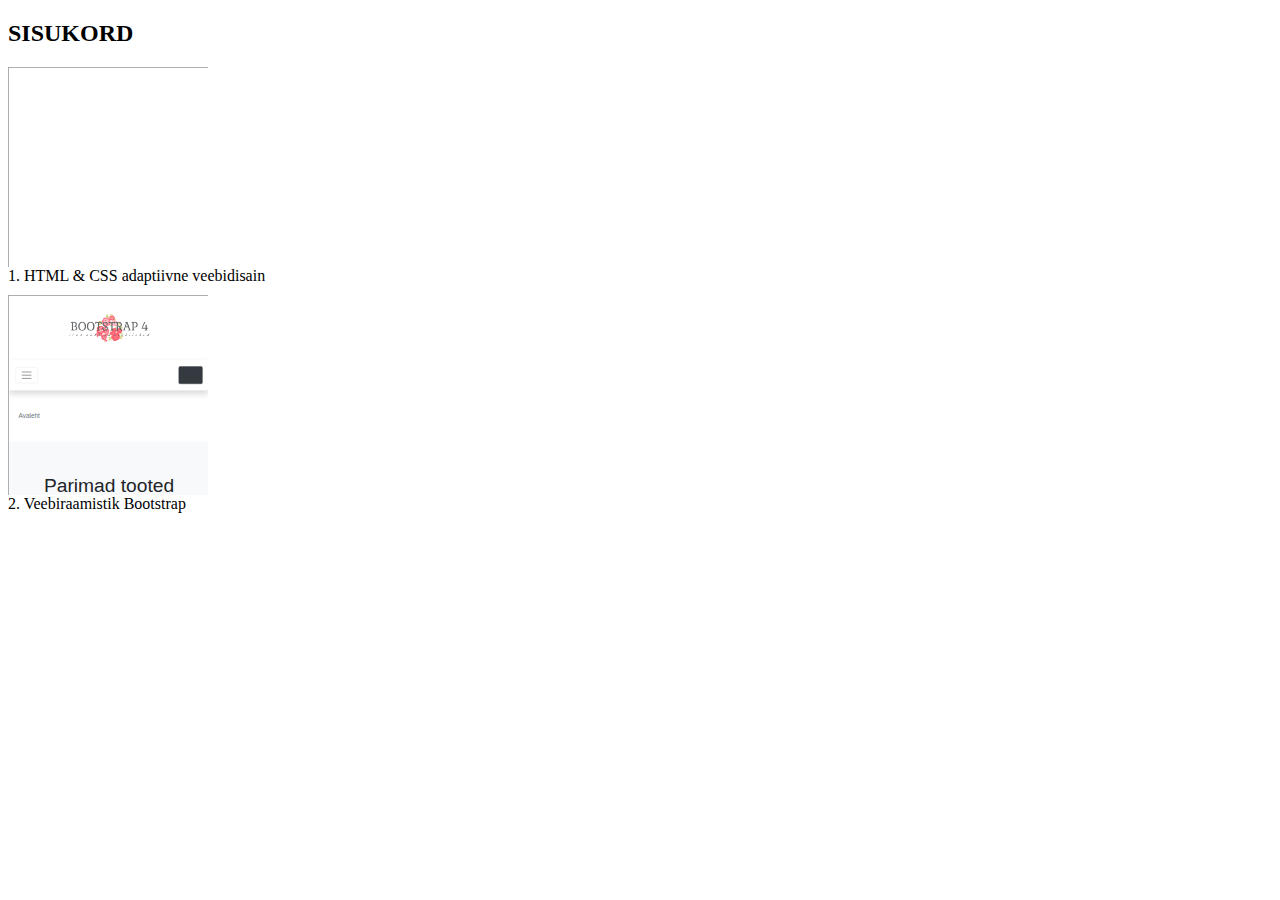
<file: index.html>
<!DOCTYPE html>
<html lang="et">
<head>

    <meta charset="utf-8">
    <meta content="SISUKORD"
          name="description">
    <meta content="width=device-width, initial-scale=1.0" name="viewport"/>

    <title>COOKBOOK | Retseptiveeb</title>
    <link href="style.css" rel="stylesheet"/>

</head>
<body>

<header>
</header>

<main>
    <div class="sisukord">
        <h2>SISUKORD</h2>
        <ul>
            <li>
                <a href="https://kenbockler.github.io/1_HTML_CSS_adaptiivne_veebidisain" style="text-decoration: none;">
                    <div style="width: 200px; height: 200px; overflow: hidden; position: relative;">
                        <iframe src="https://kenbockler.github.io/1_HTML_CSS_adaptiivne_veebidisain" style="transform: scale(0.4); width: 500px; height: 500px; transform-origin: 0 0;"></iframe>
                        <div style="position: absolute; top: 0; left: 0; width: 100%; height: 100%; z-index: 1;"></div>
                    </div>
                    1. HTML & CSS adaptiivne veebidisain
                </a>
            </li>
            <li>
                <a href="https://kenbockler.github.io/2_Veebiraamistik_Bootstrap" style="text-decoration: none;">
                    <div style="width: 200px; height: 200px; overflow: hidden; position: relative;">
                        <iframe src="https://kenbockler.github.io/2_Veebiraamistik_Bootstrap/index.html" style="transform: scale(0.4); width: 500px; height: 500px; transform-origin: 0 0;"></iframe>
                        <div style="position: absolute; top: 0; left: 0; width: 100%; height: 100%; z-index: 1;"></div>
                    </div>
                    2. Veebiraamistik Bootstrap
                </a>
            </li>

        </ul>
    </div>
</main>

<footer>

</footer>

</body>

</html>
</file>
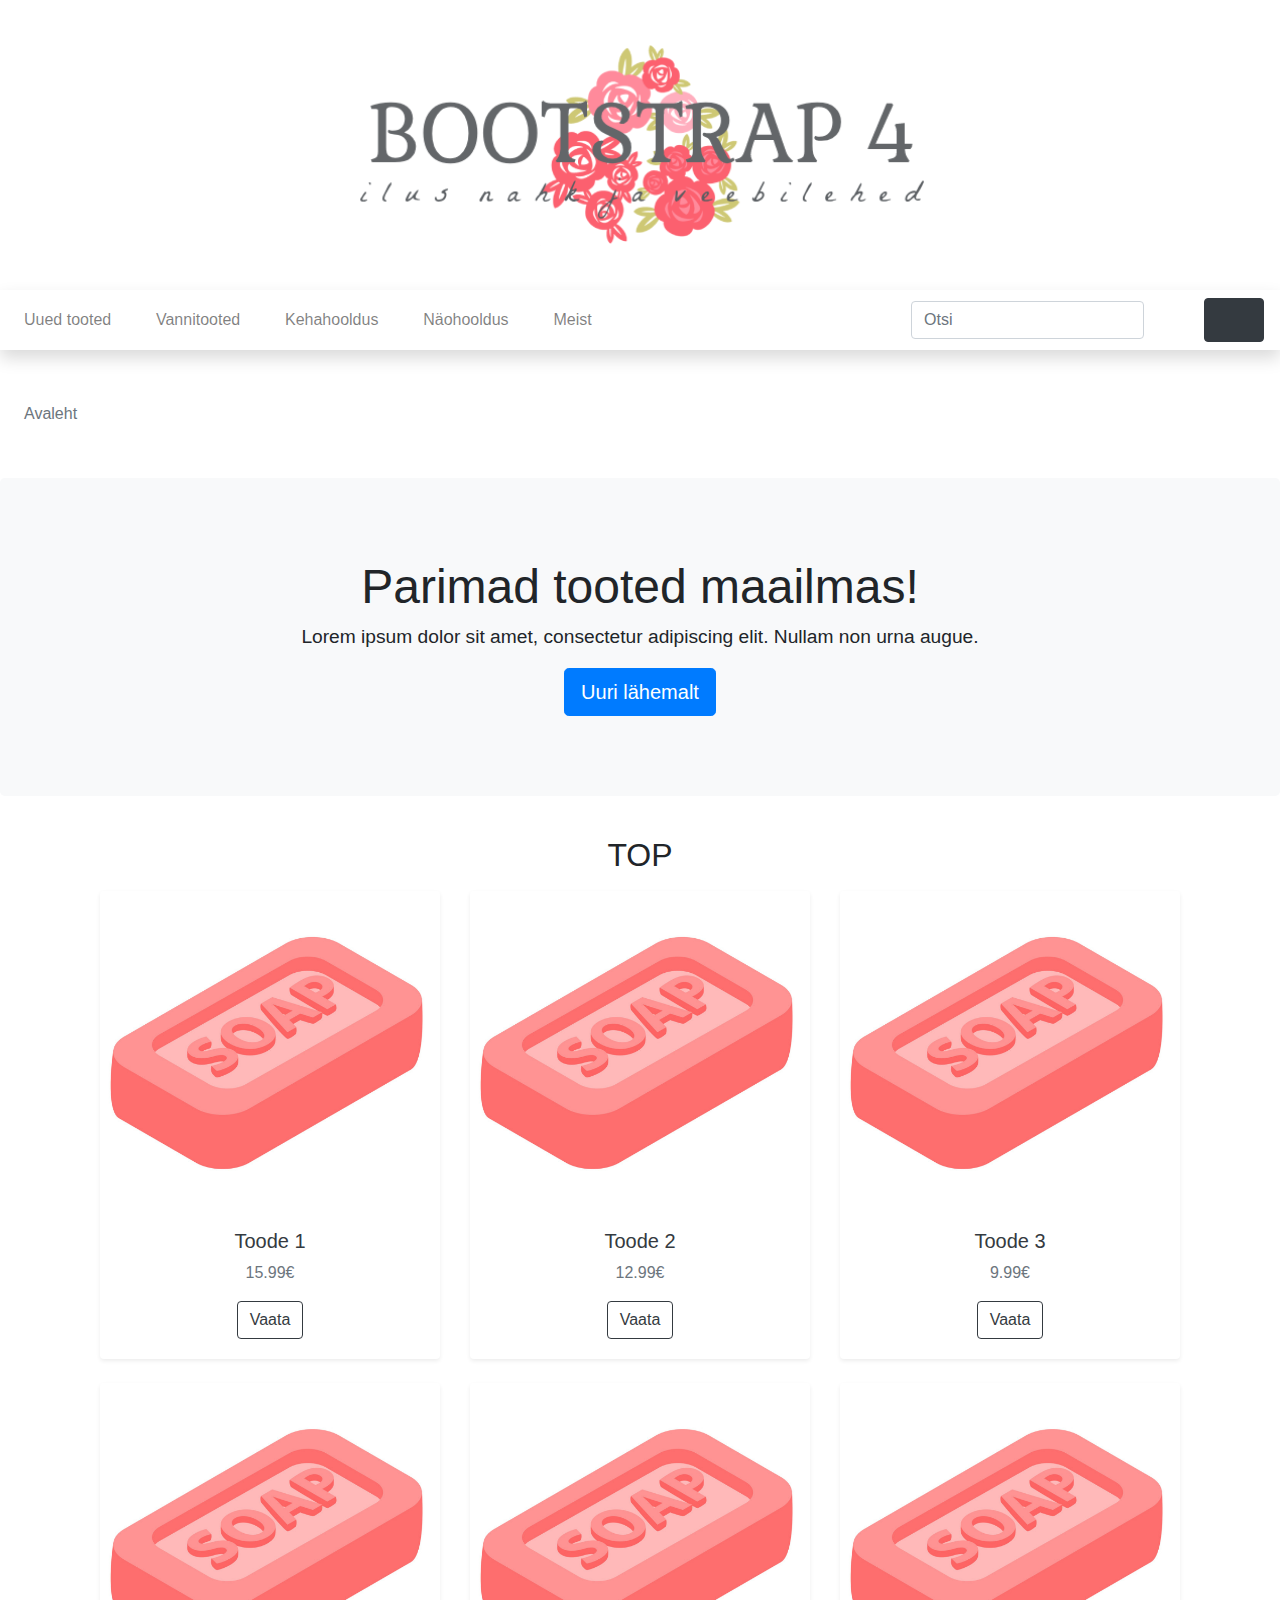
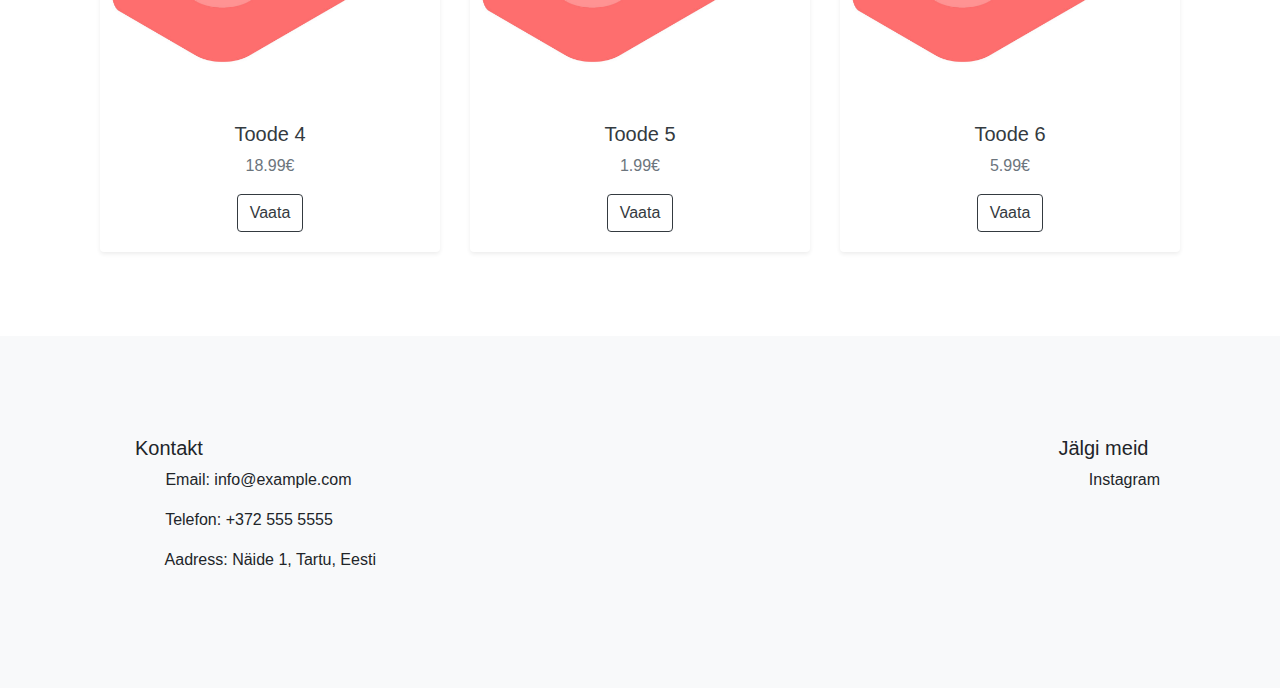
<file: 2_Veebiraamistik_Bootstrap/index.html>
<!doctype html>
<html lang="ee">
    <head>
        <meta charset="utf-8">
        <meta http-equiv="X-UA-Compatible" content="IE=edge">
        <meta name="viewport" content="width=device-width, initial-scale=1, shrink-to-fit=no">
        <meta name="description" content=""> 
        <meta name="author" content="">
        <title>Avaleht</title>
        <!-- Bootstrap CSS -->
        <link rel="stylesheet" href="https://stackpath.bootstrapcdn.com/bootstrap/4.3.1/css/bootstrap.min.css" integrity="sha384-ggOyR0iXCbMQv3Xipma34MD+dH/1fQ784/j6cY/iJTQUOhcWr7x9JvoRxT2MZw1T" crossorigin="anonymous"> 
        <!-- minu CSS -->
        <link rel="stylesheet" href="custom.css">
    </head>
    <body>
        <!-- päis --->
        <header class="py-2">
            <div class="container-fluid">
                <div class="row">
                    <div class="col-lg-12 my-3 text-center"><a href="index.html"><img src="logo2.png" width="50%"></a></div>              
                </div>          
            </div>
        </header>
        <!-- navigatsioon -->
        <nav class="navbar navbar-expand-lg navbar-light bg-white shadow">
            <button class="navbar-toggler" type="button" data-toggle="collapse" data-target="#navbarNavDropdown" aria-controls="navbarNavDropdown" aria-expanded="false" aria-label="Toggle navigation">
                <span class="navbar-toggler-icon"></span>
            </button>
            <div class="collapse navbar-collapse" id="navbarNavDropdown">
                <ul class="navbar-nav mr-auto">
                    <li class="nav-item"><a class="nav-link" href="#">Uued tooted</a></li>
                    <li class="nav-item dropdown">
                        <a class="nav-link" href="#" id="navbarDropdownMenuLink" data-toggle="dropdown" aria-haspopup="true" aria-expanded="false">Vannitooted</a> 
                        <div class="dropdown-menu" aria-labelledby="navbarDropdownMenuLink"> 
                            <a class="dropdown-item" href="#">Vannisoolad</a> 
                            <a class="dropdown-item" href="#">Vannipiimad</a> 
                            <a class="dropdown-item" href="#">Vannipommid</a>
                            <a class="dropdown-item" href="list.html">Seebid ja du&scaron;igeelid</a>
                        </div> 
                    </li> 
                    <li class="nav-item dropdown"> 
                        <a class="nav-link" href="#" id="navbarDropdownMenuLink" data-toggle="dropdown" aria-haspopup="true" aria-expanded="false">Kehahooldus</a> 
                        <div class="dropdown-menu" aria-labelledby="navbarDropdownMenuLink"> 
                            <a class="dropdown-item" href="#">Kehakreemid</a> 
                            <a class="dropdown-item" href="#">Keha&otilde;lid</a> 
                            <a class="dropdown-item" href="#">Kehakoorijad</a> 
                            <a class="dropdown-item" href="#">Deodorandid</a> 
                            <a class="dropdown-item" href="#">K&auml;te ja jalgade hooldus</a>  
                        </div> 
                    </li> 
                    <li class="nav-item dropdown"> 
                        <a class="nav-link" href="#" id="navbarDropdownMenuLink" data-toggle="dropdown" aria-haspopup="true" aria-expanded="false">N&auml;ohooldus</a> 
                        <div class="dropdown-menu" aria-labelledby="navbarDropdownMenuLink"> 
                            <a class="dropdown-item" href="#">Puhastus ja toniseerimine</a> 
                            <a class="dropdown-item" href="#">Niisutus ja toitmine</a> 
                            <a class="dropdown-item" href="#">Koorijad ja maskid</a> 
                        </div> 
                    </li>
                    <li class="nav-item"><a class="nav-link" href="meist.html">Meist</a></li>
                </ul>
                <!-- search -->
                <form class="form-inline my-2 my-lg-0">
                    <input class="form-control mr-sm-2" type="search" placeholder="Otsi" aria-label="Search">
                    <button class="btn btn-outline-white my-2 my-sm-0" type="submit"><svg class="lnr lnr-magnifier"><use xlink:href="#lnr-magnifier"></use></svg></button>
                </form>
            </div>
            <!-- cart -->
            <!--
            <svg class="lnr mt-auto mr-3 my-3 lnr-cart"><use xlink:href="#lnr-cart"></use></svg>
            -->
            <button class="btn btn-dark my-2 my-sm-0" type="submit">
                <svg class="lnr lnr-cart">
                    <use xlink:href="#lnr-cart"></use>
                </svg>
            </button>
        </nav> 
        <!-- breadcrumb -->
        <section>
            <nav aria-label="breadcrumb">
                <ol class="breadcrumb bg-white my-2 ml-2">
                    <!--
                    <li class="breadcrumb-item active" aria-current="page"><button class="btn btn-link btn-lg my-2 my-sm-0" type="submit"><svg class="lnr lnr-home"><use xlink:href="#lnr-home"></use></svg></button></li>
                    -->
                    <li class="breadcrumb-item active" aria-current="page">Avaleht</li>
                </ol>
            </nav>  
        </section>
        <!-- jumbotron --->
        <section>
            <div class="jumbotron custom-jumbotron text-center">
                <div class="container">
                    <h1 class="display-4">Parimad tooted maailmas!</h1>
                    <p>Lorem ipsum dolor sit amet, consectetur adipiscing elit. Nullam non urna augue.</p>
                    <a href="#" class="btn btn-primary btn-lg">Uuri lähemalt</a>
                </div>
            </div>
        </section>
        <!-- tooted --->
        <section>
            <div class="container">
                <h2 class="h mb-3">TOP</h2>
                <div class="row"> 
                    <div class="col-md-4 mb-4"> 
                        <div class="card shadow-sm border-0 h-100 text-center"><a href="#"><img src="soap.png" alt="" class="card-img-top"></a> 
                            <div class="card-body"> 
                                <h5> <a href="#" class="text-dark">Toode 1</a></h5>
                                <p class="text-muted card-text"> 15.99&#8364;</p> 
                                <a role="button" href="#" class="btn btn-outline-dark">Vaata</a>
                            </div> 
                        </div> 
                    </div> 
                    <div class="col-md-4 mb-4"> 
                        <div class="card shadow-sm border-0 h-100 text-center"><a href="#"><img src="soap.png" alt="" class="card-img-top"></a> 
                            <div class="card-body"> 
                                <h5> <a href="#" class="text-dark">Toode 2</a></h5>
                                <p class="text-muted card-text"> 12.99&#8364;</p> 
                                <a role="button" href="#" class="btn btn-outline-dark">Vaata</a>
                            </div> 
                        </div> 
                    </div> 
                    <div class="col-md-4 mb-4"> 
                        <div class="card shadow-sm border-0 h-100 text-center"><a href="#"><img src="soap.png" alt="" class="card-img-top"></a> 
                            <div class="card-body"> 
                                <h5> <a href="#" class="text-dark">Toode 3</a></h5>
                                <p class="text-muted card-text"> 9.99&#8364;</p> 
                                <a role="button" href="#" class="btn btn-outline-dark">Vaata</a>
                            </div> 
                        </div> 
                    </div> 
                    <div class="col-md-4 mb-4"> 
                        <div class="card shadow-sm border-0 h-100 text-center"><a href="#"><img src="soap.png" alt="" class="card-img-top"></a> 
                            <div class="card-body"> 
                                <h5> <a href="#" class="text-dark">Toode 4</a></h5>
                                <p class="text-muted card-text"> 18.99&#8364;</p> 
                                <a role="button" href="#" class="btn btn-outline-dark">Vaata</a>
                            </div> 
                        </div> 
                    </div> 
                    <div class="col-md-4 mb-4"> 
                        <div class="card shadow-sm border-0 h-100 text-center"><a href="#"><img src="soap.png" alt="" class="card-img-top"></a> 
                            <div class="card-body"> 
                                <h5> <a href="#" class="text-dark">Toode 5</a></h5>
                                <p class="text-muted card-text"> 1.99&#8364;</p> 
                                <a role="button" href="#" class="btn btn-outline-dark">Vaata</a>
                            </div> 
                        </div> 
                    </div>
                    <div class="col-md-4 mb-4"> 
                        <div class="card shadow-sm border-0 h-100 text-center"><a href="#"><img src="soap.png" alt="" class="card-img-top"></a> 
                            <div class="card-body"> 
                                <h5> <a href="#" class="text-dark">Toode 6</a></h5>
                                <p class="text-muted card-text"> 5.99&#8364;</p> 
                                <a role="button" href="#" class="btn btn-outline-dark">Vaata</a>
                            </div> 
                        </div> 
                    </div> 
                </div>
            </div>
        </section>
        <!-- jalus -->
        <footer class="bg-light">
            <div class="container-fluid">
                <div class="row">
                    <!-- Kontaktandmed -->
                    <div class="col-lg-6">
                        <h5 class="contact-info">Kontakt</h5>
                        <p class="contact-info"><svg class="lnr lnr-envelope"><use xlink:href="#lnr-envelope"></use></svg> Email: info@example.com</p>
                        <p class="contact-info"><svg class="lnr lnr-phone-handset"><use xlink:href="#lnr-phone-handset"></use></svg> Telefon: +372 555 5555</p>
                        <p class="contact-info"><svg class="lnr lnr-map-marker"><use xlink:href="#lnr-map-marker"></use></svg> Aadress: Näide 1, Tartu, Eesti</p>
                    </div>
                    <!-- Sotsiaalvõrgustikud -->
                    <div class="col-lg-6 text-right social-wrapper">
                        <div class="text-left">
                            <h5 class="social-info">Jälgi meid</h5>
                            <p class="social-info"><svg class="lnr lnr-camera"><use xlink:href="#lnr-camera"></use></svg> Instagram</p>
                        </div>
                    </div>
                </div>
            </div>
        </footer>

        <!-- jQuery, Popper.js, Bootstrap JS -->
        <script src="https://code.jquery.com/jquery-3.3.1.slim.min.js" integrity="sha384-q8i/X+965DzO0rT7abK41JStQIAqVgRVzpbzo5smXKp4YfRvH+8abtTE1Pi6jizo" crossorigin="anonymous"></script>
        <script src="https://cdnjs.cloudflare.com/ajax/libs/popper.js/1.14.7/umd/popper.min.js" integrity="sha384-UO2eT0CpHqdSJQ6hJty5KVphtPhzWj9WO1clHTMGa3JDZwrnQq4sF86dIHNDz0W1" crossorigin="anonymous"></script>
        <script src="https://stackpath.bootstrapcdn.com/bootstrap/4.3.1/js/bootstrap.min.js" integrity="sha384-JjSmVgyd0p3pXB1rRibZUAYoIIy6OrQ6VrjIEaFf/nJGzIxFDsf4x0xIM+B07jRM" crossorigin="anonymous"></script>
        <script src="https://cdn.linearicons.com/free/1.0.0/svgembedder.min.js"></script>

    </body>
</html>
</file>
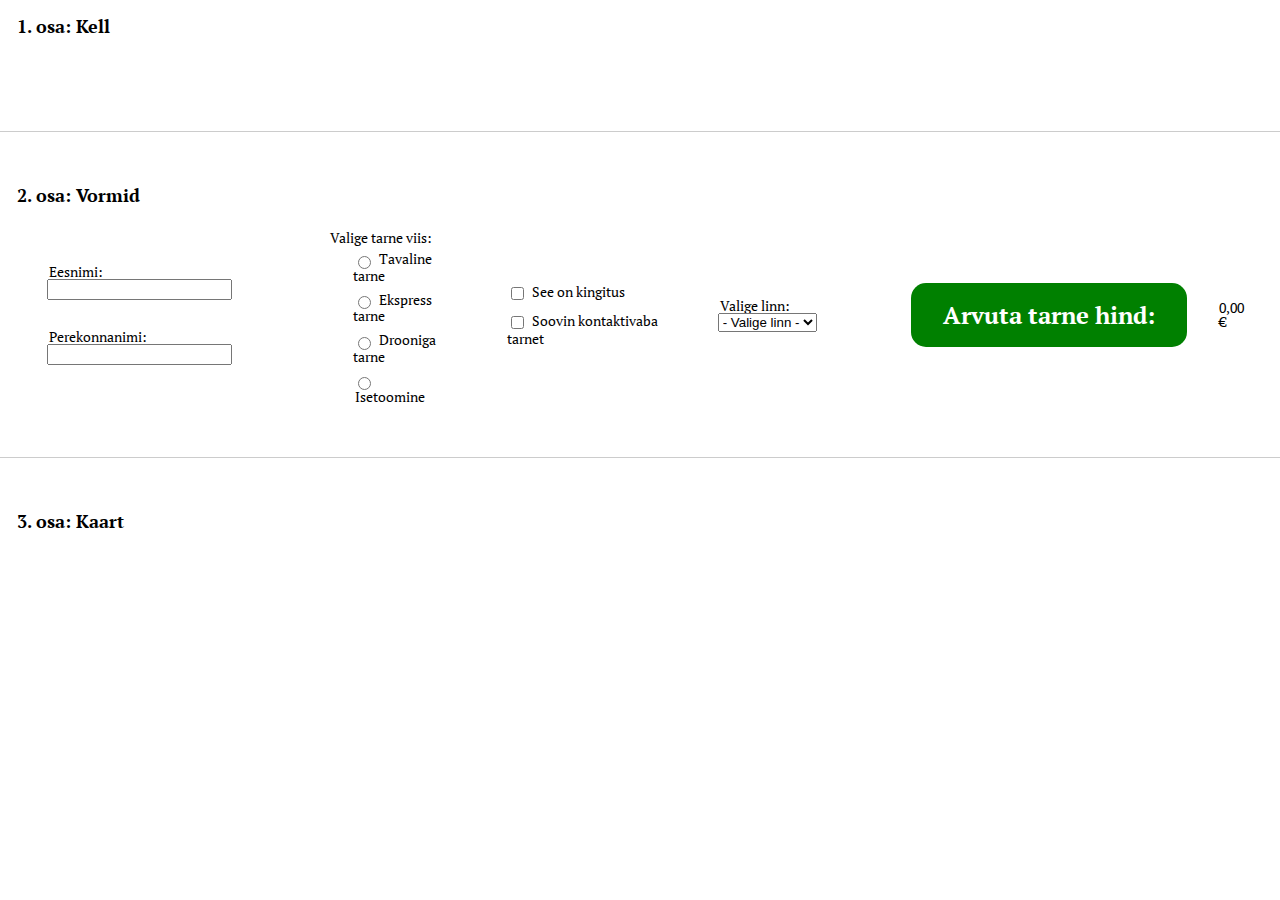
<file: 6_JS_osa2/index.html>
<!DOCTYPE html>
<html>
    <head>
        <meta charset="utf-8">
        <meta name="viewport" content="width=device-width, initial-scale=1.0">
        <title></title>
        <link rel="stylesheet" href="reset.css">
        <link rel="stylesheet" href="style.css">
    </head>
    <body>
        <main>
            <section id="section1">
                <h3>1. osa: Kell</h3>
                <div id="clock"></div>
            </section>
            <hr>
            <section id="section2">
                <h3>2. osa: Vormid</h3>
                <form id="form">
                    <!-- input field --->
                    <div id="input-fields">
                        <div id="first-name">
                            <label for="fname">Eesnimi:</label>
                            <input type="text" id="fname" name="fname" required>
                        </div>
                        <div id="last-name">
                            <label for="lname">Perekonnanimi:</label>
                            <input type="text" id="lname" name="lname" required>
                        </div>
                    </div>
                    <!-- Radio buttons -->
                    <div id="radio-buttons">
                        <p>Valige tarne viis:</p>
                        <div class="radio-box">
                            <input type="radio" id="r1" name="deliveryMethod" value="regular">
                            <label for="r1">Tavaline tarne</label>
                        </div>
                        <div class="radio-box">
                            <input type="radio" id="r2" name="deliveryMethod" value="express">
                            <label for="r2">Ekspress tarne</label>
                        </div>
                        <div class="radio-box">
                            <input type="radio" id="r3" name="deliveryMethod" value="drone">
                            <label for="r3">Drooniga tarne</label>
                        </div>
                        <div class="radio-box">
                            <input type="radio" id="r4" name="deliveryMethod" value="pickup">
                            <label for="r4">Isetoomine</label>
                        </div>
                    </div>
                    <!-- checkbox --->
                    <div id="form-checkbox">
                        <div class="box">
                            <input type="checkbox" id="v1" name="v1" value="present">
                            <label for="vehicle1"> See on kingitus</label> <!-- 5€ --->
                        </div>
                        <div class="box">
                            <input type="checkbox" id="v2" name="v2" value="contactless">
                            <label for="vehicle2"> Soovin kontaktivaba tarnet</label> <!-- 1€ --->
                        </div>
                    </div>
                    <!-- dropdown --->
                    <div id="dropdown">
                        <label for="linn">Valige linn: </label>
                        <select name="linn" id="linn">
                            <option value="">- Valige linn -</option>
                            <option value="tln">Tallinn</option> <!-- 0€ --->
                            <option value="trt">Tartu</option> <!-- 2.5€ --->
                            <option value="nrv">Narva</option> <!-- 2.5€ --->
                            <option value="prn">P&auml;rnu</option> <!-- 3€ --->
                        </select>
                    </div>
                    <div id="calc">
                        <input type="submit" value="Arvuta tarne hind:" id="btn-delivery">
                    </div>
                    <div id="delivery"></div>
                </form>
            </section>
            <hr>
            <section id="section3">
                <h3>3. osa: Kaart</h3>
                <div id="map"></div>
            </section>
        </main>
        <script type='text/javascript' src="script.js"></script>
        <script type='text/javascript' src='https://www.bing.com/api/maps/mapcontrol?callback=GetMap&key=AtNMrKaCVuc8-TBqYJJcFqMJ0Xmt4TTZsqoYuopgx-x3PDIpA3fTZMOso2tWePW2' async defer></script>
    </body>
</html>
</file>
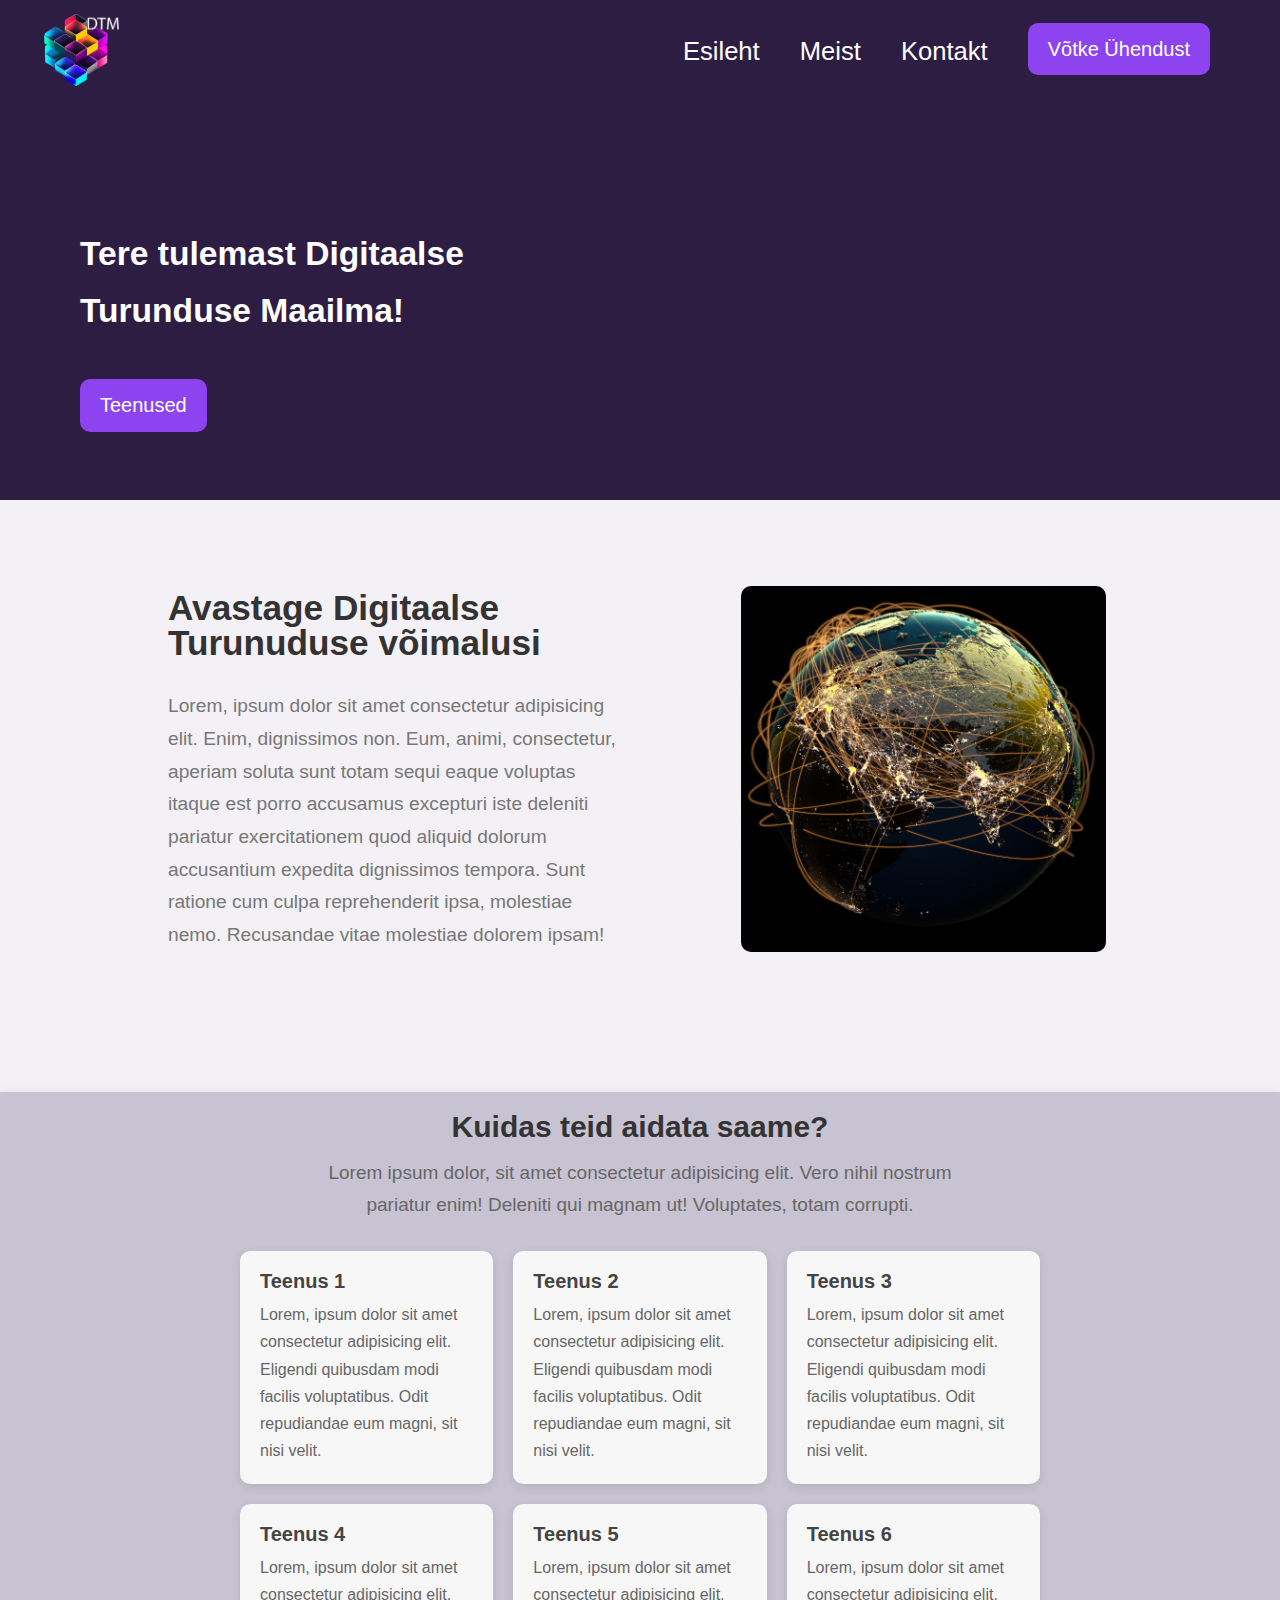
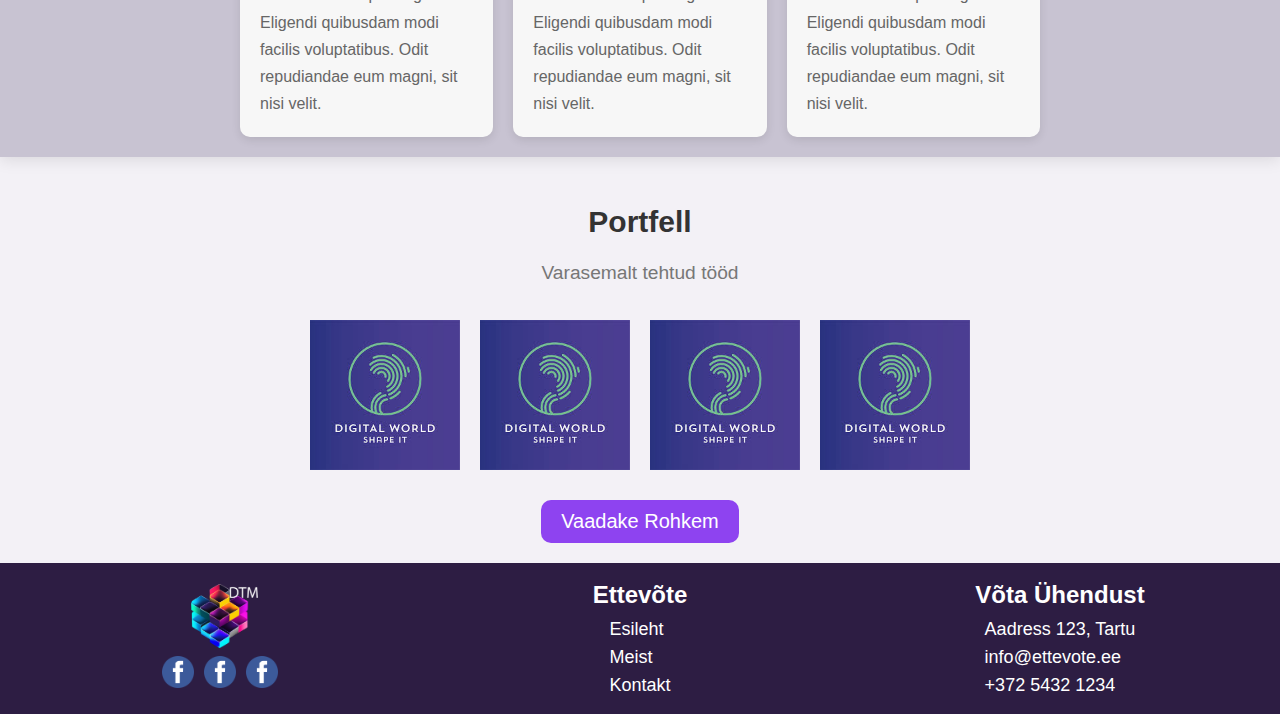
<file: turundus_veebileht/index.html>
<!DOCTYPE html>
<html lang="et">
<head>
    <meta charset="utf-8">
    <meta content="IE=edge" http-equiv="X-UA-Compatible">
    <meta content="width=device-width, initial-scale=1.0" name="viewport">
    <title>DTM</title>
    <meta content="See siin on Digitaalse Turunduse Maailm" name="description">
    <meta content="turundus, digitaalne turundus, müük" name="keywords">
    <link href="assets/favicon.ico" rel="icon" type="image/x-icon">
    <link href="styles/reset.css" rel="stylesheet">
    <link href="styles/style.css" rel="stylesheet">
    <script defer src="js/script.js"></script> <!-- defer määrab selle, et skripti laadimine toimub taustal-->
    <!--    ja käivitab skripti alles siis, kui HTML dokument on täielikult laetud.-->
    <script defer src="js/index.js"></script>
</head>
    <body>
    <div class="header-index">
        <nav>
            <a href="index.html">
                <img class="logo" src="assets/logo.png" alt="logo">
            </a>
            <div class="hamburger">
                <div></div>
                <div></div>
                <div></div>
            </div>
            <ul>
                <li><a href="index.html">Esileht</a></li>
                <li><a href="pages/meist.html">Meist</a></li>
                <li><a href="pages/uhendust.html">Kontakt</a></li>
                <li><a class="votke" href="pages/uhendust.html">Võtke Ühendust</a></li>
            </ul>
        </nav>
        <div class="container-left">
            <div class="box2">
                <p class="title-main">Tere tulemast Digitaalse</p>
                <p class="title-main">Turunduse Maailma!</p>
            </div>
            <div class="box1">
                <button id="teenused">Teenused</button>
            </div>
        </div>
    </div>


    <div class="sissejuh-wrapper">
            <div class="sissejuh-text">
                <h3>Avastage Digitaalse Turunuduse võimalusi</h3>
                <p>Lorem, ipsum dolor sit amet consectetur adipisicing elit. Enim, dignissimos non. Eum, animi, consectetur, aperiam soluta sunt totam sequi eaque voluptas itaque est porro accusamus excepturi iste deleniti pariatur exercitationem quod aliquid dolorum accusantium expedita dignissimos tempora. Sunt ratione cum culpa reprehenderit ipsa, molestiae nemo. Recusandae vitae molestiae dolorem ipsam!</p>
            </div>
            <div class="sissejuh-img">
                <img src="assets/digital.jpg" alt="">
            </div>
        </div>

        <div class="teenus-wrapper">
            <div class="teenus-text">
                <h2>Kuidas teid aidata saame?</h2>
                <p>Lorem ipsum dolor, sit amet consectetur adipisicing elit. Vero nihil nostrum pariatur enim! Deleniti qui magnam ut! Voluptates, totam corrupti.</p>
            </div>

            <div class="teenus-inner-wrapper">
                <div>
                    <h4>Teenus 1</h4>
                    <p>Lorem, ipsum dolor sit amet consectetur adipisicing elit. Eligendi quibusdam modi facilis voluptatibus. Odit repudiandae eum magni, sit nisi velit.</p>
                </div>
                <div>
                    <h4>Teenus 2</h4>
                    <p>Lorem, ipsum dolor sit amet consectetur adipisicing elit. Eligendi quibusdam modi facilis voluptatibus. Odit repudiandae eum magni, sit nisi velit.</p>
                </div>
                <div>
                    <h4>Teenus 3</h4>
                    <p>Lorem, ipsum dolor sit amet consectetur adipisicing elit. Eligendi quibusdam modi facilis voluptatibus. Odit repudiandae eum magni, sit nisi velit.</p>
                </div>

                <div>
                    <h4>Teenus 4</h4>
                    <p>Lorem, ipsum dolor sit amet consectetur adipisicing elit. Eligendi quibusdam modi facilis voluptatibus. Odit repudiandae eum magni, sit nisi velit.</p>
                </div>
                <div>
                    <h4>Teenus 5</h4>
                    <p>Lorem, ipsum dolor sit amet consectetur adipisicing elit. Eligendi quibusdam modi facilis voluptatibus. Odit repudiandae eum magni, sit nisi velit.</p>
                </div>
                <div>
                    <h4>Teenus 6</h4>
                    <p>Lorem, ipsum dolor sit amet consectetur adipisicing elit. Eligendi quibusdam modi facilis voluptatibus. Odit repudiandae eum magni, sit nisi velit.</p>
             </div>
            </div>
        </div>


        <div class="portfell-wrapper">
            <div class="portfell-text">
                <h2>Portfell</h2>
                <p>Varasemalt tehtud tööd</p>
            </div>

            <div class="portfell-imgs">
                <img src="assets/portfel.jpg" alt="">
                <img src="assets/portfel.jpg" alt="">
                <img src="assets/portfel.jpg" alt="">
                <img src="assets/portfel.jpg" alt="">

            </div>

            <div class="portfell-imgs-extra" style="display: none;">
                <img src="assets/portfel.jpg" alt="">
                <img src="assets/portfel.jpg" alt="">
                <img src="assets/portfel.jpg" alt="">
                <img src="assets/portfel.jpg" alt="">
            </div>

            <button id="pilte">Vaadake Rohkem</button>
        </div>


        <footer>
            <div class="footer-logo">
                <div>
                    <a href="index.html">
                        <img class="footerlogo" src="assets/logo.png" alt="logo">
                    </a>
                    <div class="footer-img-wrapper">
                        <img src="assets/fb.png" alt="">
                        <img src="assets/fb.png" alt="">
                        <img src="assets/fb.png" alt="">
                    </div>
                </div>
            </div>
            <div class="footer-links">
                <h2>Ettevõte</h2>
                <ul>
                    <li><a href="index.html">Esileht</a></li>
                    <li><a href="pages/meist.html">Meist</a></li>
                    <li><a href="pages/uhendust.html">Kontakt</a></li>
                </ul>
            </div>
            <div class="footer-contact">
                <h3>Võta Ühendust</h3>
                <ul>
                    <li>Aadress 123, Tartu</li>
                    <li>info@ettevote.ee</li>
                    <li>+372 5432 1234</li>
                </ul>
            </div>

        </footer>
    </body>
</html>
</file>
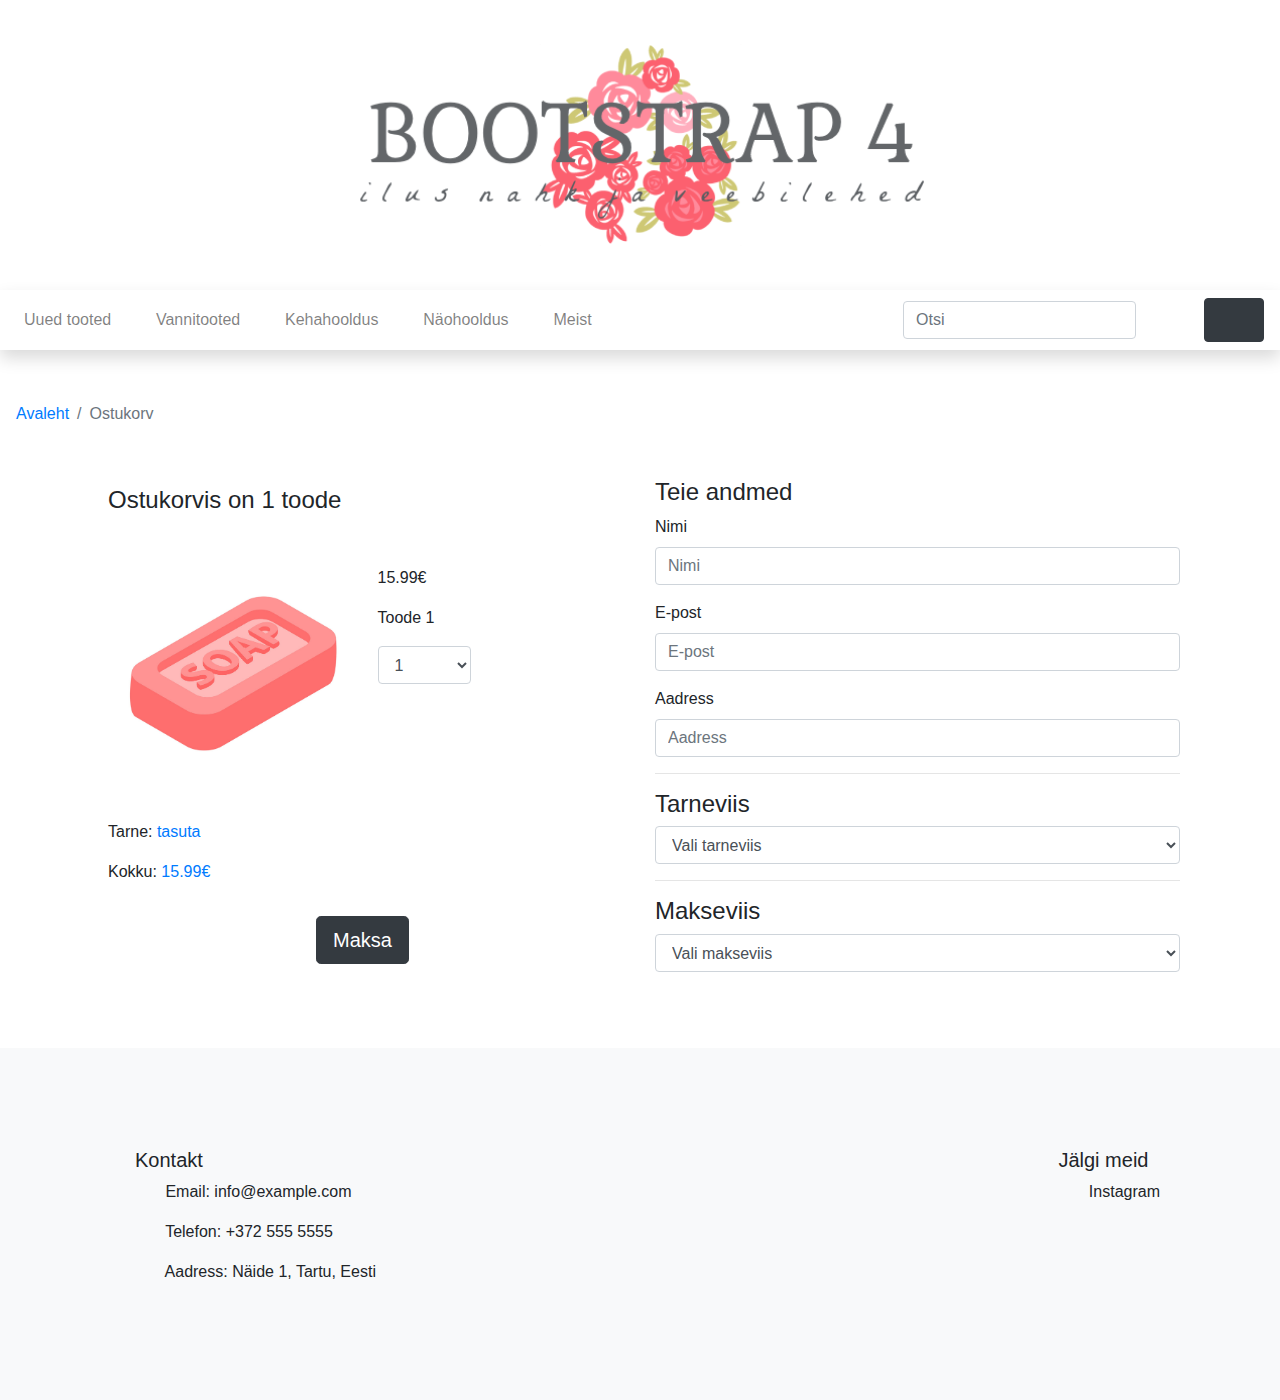
<file: 2_Veebiraamistik_Bootstrap/cart.html>
<!doctype html>
<html lang="ee">
    <head>
        <meta charset="utf-8">
        <meta http-equiv="X-UA-Compatible" content="IE=edge">
        <meta name="viewport" content="width=device-width, initial-scale=1, shrink-to-fit=no">
        <meta name="description" content=""> 
        <meta name="author" content="">
        <title>Ostukorv</title>
        <!-- Bootstrap CSS -->
        <link rel="stylesheet" href="https://stackpath.bootstrapcdn.com/bootstrap/4.3.1/css/bootstrap.min.css" integrity="sha384-ggOyR0iXCbMQv3Xipma34MD+dH/1fQ784/j6cY/iJTQUOhcWr7x9JvoRxT2MZw1T" crossorigin="anonymous"> 
        <!-- minu CSS -->
        <link rel="stylesheet" href="custom.css">
    </head>
    <body>
        <!-- päis -->
        <header class="py-2">
            <div class="container-fluid">
                <div class="row">
                    <div class="col-lg-12 my-3 text-center"><img src="logo2.png" width="50%"></div>              
                </div>          
            </div>
        </header>
        <!-- navigatsioon -->
        <nav class="navbar navbar-expand-lg navbar-light bg-white shadow">
            <button class="navbar-toggler" type="button" data-toggle="collapse" data-target="#navbarNavDropdown" aria-controls="navbarNavDropdown" aria-expanded="false" aria-label="Toggle navigation">
                <span class="navbar-toggler-icon"></span>
            </button>
            <div class="collapse navbar-collapse" id="navbarNavDropdown">
                <ul class="navbar-nav mr-auto">
                    <li class="nav-item"><a class="nav-link" href="#">Uued tooted</a></li>
                    <li class="nav-item dropdown">
                        <a class="nav-link" href="#" id="navbarDropdownMenuLink" data-toggle="dropdown" aria-haspopup="true" aria-expanded="false">Vannitooted</a> 
                        <div class="dropdown-menu" aria-labelledby="navbarDropdownMenuLink"> 
                            <a class="dropdown-item" href="#">Vannisoolad</a> 
                            <a class="dropdown-item" href="#">Vannipiimad</a> 
                            <a class="dropdown-item" href="#">Vannipommid</a>
                            <a class="dropdown-item" href="list.html">Seebid ja du&scaron;igeelid</a>
                        </div> 
                    </li> 
                    <li class="nav-item dropdown"> 
                        <a class="nav-link" href="#" id="navbarDropdownMenuLink" data-toggle="dropdown" aria-haspopup="true" aria-expanded="false">Kehahooldus</a> 
                        <div class="dropdown-menu" aria-labelledby="navbarDropdownMenuLink"> 
                            <a class="dropdown-item" href="#">Kehakreemid</a> 
                            <a class="dropdown-item" href="#">Keha&otilde;lid</a> 
                            <a class="dropdown-item" href="#">Kehakoorijad</a> 
                            <a class="dropdown-item" href="#">Deodorandid</a> 
                            <a class="dropdown-item" href="#">K&auml;te ja jalgade hooldus</a>  
                        </div> 
                    </li> 
                    <li class="nav-item dropdown"> 
                        <a class="nav-link" href="#" id="navbarDropdownMenuLink" data-toggle="dropdown" aria-haspopup="true" aria-expanded="false">N&auml;ohooldus</a> 
                        <div class="dropdown-menu" aria-labelledby="navbarDropdownMenuLink"> 
                            <a class="dropdown-item" href="#">Puhastus ja toniseerimine</a> 
                            <a class="dropdown-item" href="#">Niisutus ja toitmine</a> 
                            <a class="dropdown-item" href="#">Koorijad ja maskid</a> 
                        </div> 
                    </li>
                    <li class="nav-item"><a class="nav-link" href="meist.html">Meist</a></li>
                </ul>
                <!-- search -->
                <form class="form-inline m-2 my-lg-0">
                    <input class="form-control mr-sm-2" type="search" placeholder="Otsi" aria-label="Search">
                    <button class="btn btn-outline-white my-2 my-sm-0" type="submit"><svg class="lnr lnr-magnifier"><use xlink:href="#lnr-magnifier"></use></svg></button>
                </form>
            </div>
            <!-- cart -->
            <a href="cart.html"><button class="btn btn-dark my-2 my-sm-0" type="submit"><svg class="lnr lnr-cart"><use xlink:href="#lnr-cart"></use></svg></button></a>
        </nav> 
        <section>
            <!-- breadcrumb -->
            <nav aria-label="breadcrumb" >
                <ol class="breadcrumb bg-white my-2">
                    <li class="breadcrumb-item"><a href="index.html">Avaleht</a></li>
                    <li class="breadcrumb-item active">Ostukorv</li>
                </ol>
            </nav>
        </section>
        <!-- ostukorv -->
        <section>
            <div class="container">
                <div class="row">
                    <div class="col-lg-6 d-flex align-items-start flex-column">
                        <div class="mb-auto p-2"><h4>Ostukorvis on 1 toode</h4></div>    
                        <div class="mb-auto p-2 row">
                            <div class="col-lg-6">
                                <img src="soap.png" width="100%">
                            </div>
                            <div class="col-lg-6">
                                <p>15.99&#8364;</p>
                                <p>Toode 1</p>
                                    <select class="form-control col-lg-5 form-sm" id="kogus">
                                        <option>0</option>
                                        <option selected="selected">1</option>
                                        <option>2</option>
                                        <option>3</option>
                                    </select>
                                <br/>
                            </div>            
                        </div>
                        <div class="p-2">
                            <p>Tarne: <span class="text-primary">tasuta</span></p>
                            <p>Kokku: <span class="text-primary">15.99&#8364;</span></p>
                        </div>
                        <div class="p-2 mx-auto">
                            <a href="kinnitus.html" class="btn btn-dark btn-lg mb-3">Maksa</a>
                        </div>
                    </div>
                    <div class="col-lg-6">
                    <!-- TODO! --->
                        <h4>Teie andmed</h4>
                        <form>
                            <div class="form-group">
                                <label for="nimi">Nimi</label>
                                <input type="text" class="form-control" id="nimi" placeholder="Nimi">
                            </div>
                            <div class="form-group">
                                <label for="email">E-post</label>
                                <input type="email" class="form-control" id="email" placeholder="E-post">
                            </div>
                            <div class="form-group">
                                <label for="aadress">Aadress</label>
                                <input type="text" class="form-control" id="aadress" placeholder="Aadress">
                            </div>
                        </form>
                        <hr>

                        <h4>Tarneviis</h4>
                        <form>
                            <div class="form-group">
                                <select class="form-control" id="tarneviis">
                                    <option>Vali tarneviis</option>
                                    <option>Omniva</option>
                                    <option>SmartPOST</option>
                                    <option>DPD</option>
                                </select>
                            </div>
                        </form>
                        <hr>

                        <h4>Makseviis</h4>
                        <form>
                            <div class="form-group">
                                <select class="form-control" id="makseviis">
                                    <option>Vali makseviis</option>
                                    <option>Pangaülekanne</option>
                                    <option>Krediitkaart</option>
                                    <option>Sularaha</option>
                                </select>
                            </div>
                        </form>
                    </div>
                </div>   
            </div>
        </section>
        <!-- jalus -->
        <footer class="bg-light">
            <div class="container-fluid">
                <div class="row">
                    <!-- Kontaktandmed -->
                    <div class="col-lg-6">
                        <h5 class="contact-info">Kontakt</h5>
                        <p class="contact-info"><svg class="lnr lnr-envelope"><use xlink:href="#lnr-envelope"></use></svg> Email: info@example.com</p>
                        <p class="contact-info"><svg class="lnr lnr-phone-handset"><use xlink:href="#lnr-phone-handset"></use></svg> Telefon: +372 555 5555</p>
                        <p class="contact-info"><svg class="lnr lnr-map-marker"><use xlink:href="#lnr-map-marker"></use></svg> Aadress: Näide 1, Tartu, Eesti</p>
                    </div>
                    <!-- Sotsiaalvõrgustikud -->
                    <div class="col-lg-6 text-right social-wrapper">
                        <div class="text-left">
                            <h5 class="social-info">Jälgi meid</h5>
                            <p class="social-info"><svg class="lnr lnr-camera"><use xlink:href="#lnr-camera"></use></svg> Instagram</p>
                        </div>
                    </div>
                </div>
            </div>
        </footer>
        <!-- jQuery, Popper.js, Bootstrap JS -->
        <script src="https://code.jquery.com/jquery-3.3.1.slim.min.js" integrity="sha384-q8i/X+965DzO0rT7abK41JStQIAqVgRVzpbzo5smXKp4YfRvH+8abtTE1Pi6jizo" crossorigin="anonymous"></script>
        <script src="https://cdnjs.cloudflare.com/ajax/libs/popper.js/1.14.7/umd/popper.min.js" integrity="sha384-UO2eT0CpHqdSJQ6hJty5KVphtPhzWj9WO1clHTMGa3JDZwrnQq4sF86dIHNDz0W1" crossorigin="anonymous"></script>
        <script src="https://stackpath.bootstrapcdn.com/bootstrap/4.3.1/js/bootstrap.min.js" integrity="sha384-JjSmVgyd0p3pXB1rRibZUAYoIIy6OrQ6VrjIEaFf/nJGzIxFDsf4x0xIM+B07jRM" crossorigin="anonymous"></script>
        <script src="https://cdn.linearicons.com/free/1.0.0/svgembedder.min.js"></script>
    </body>
</html>
</file>
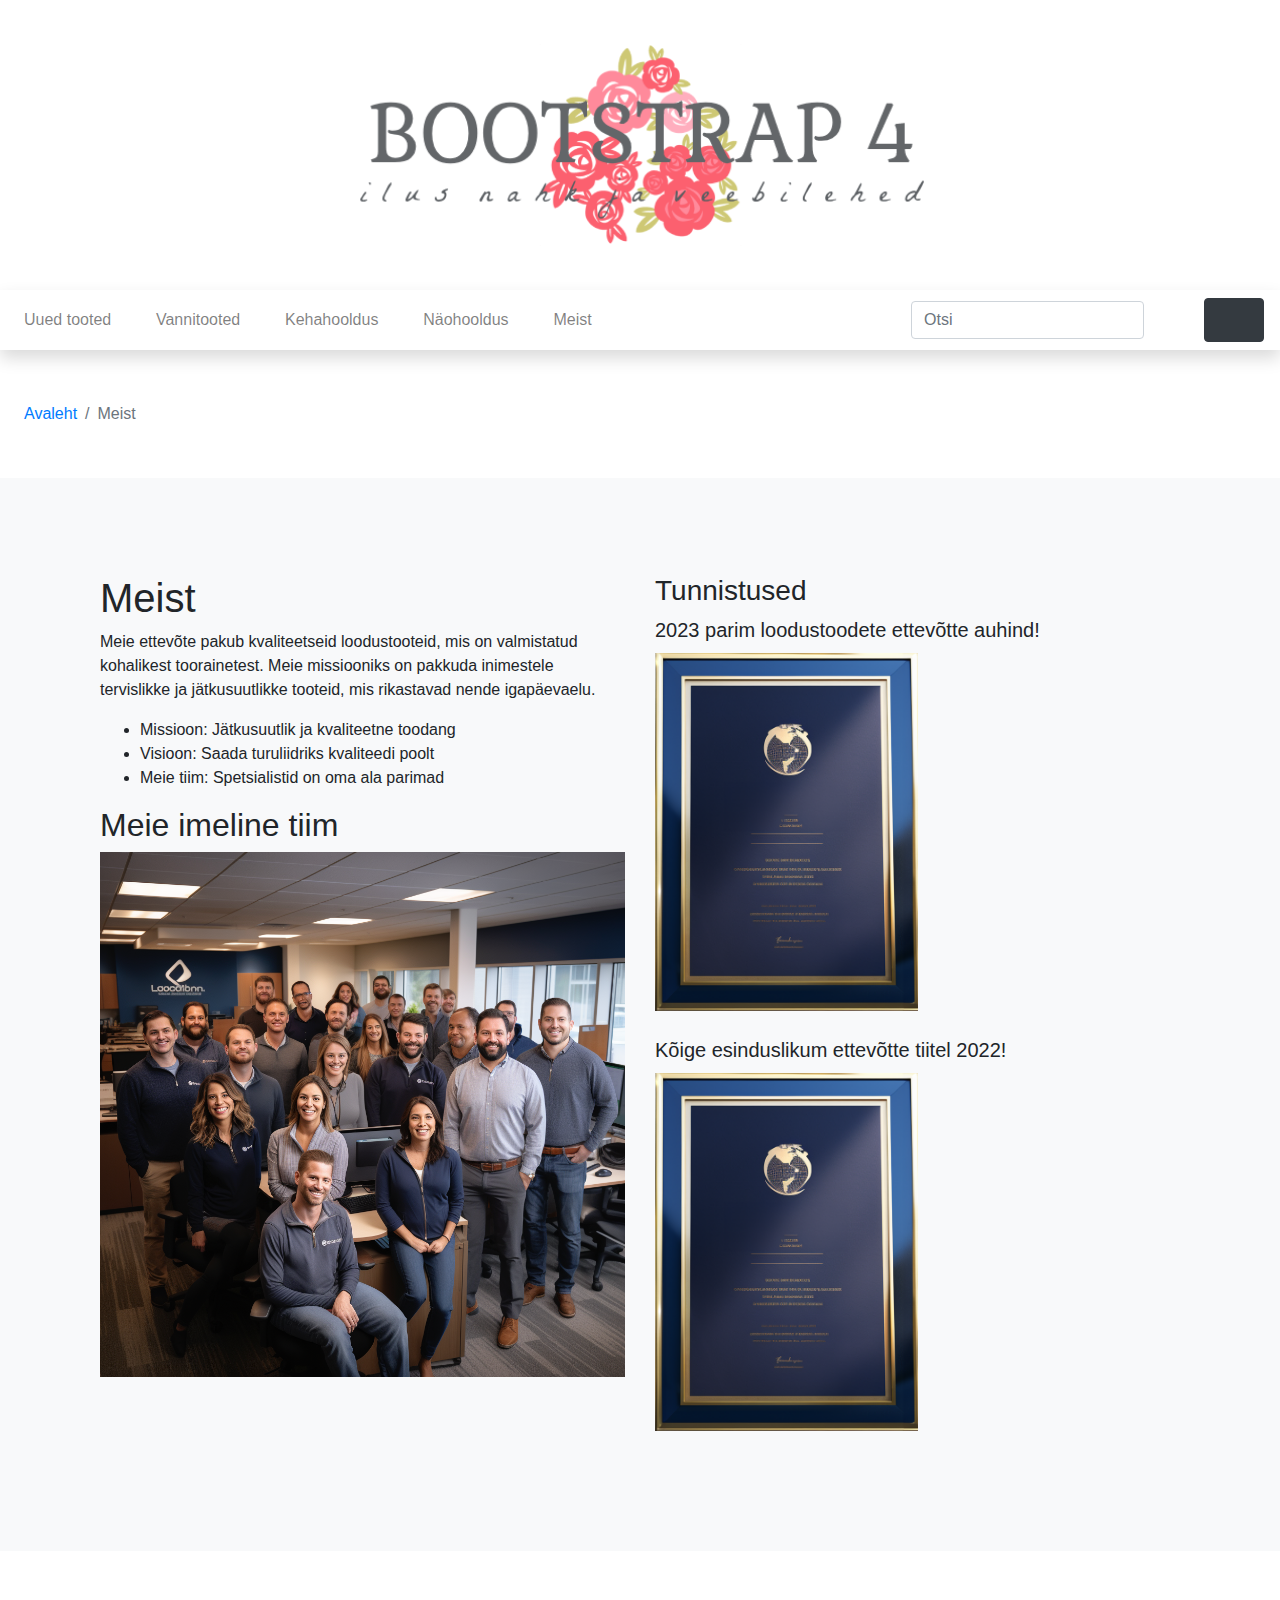
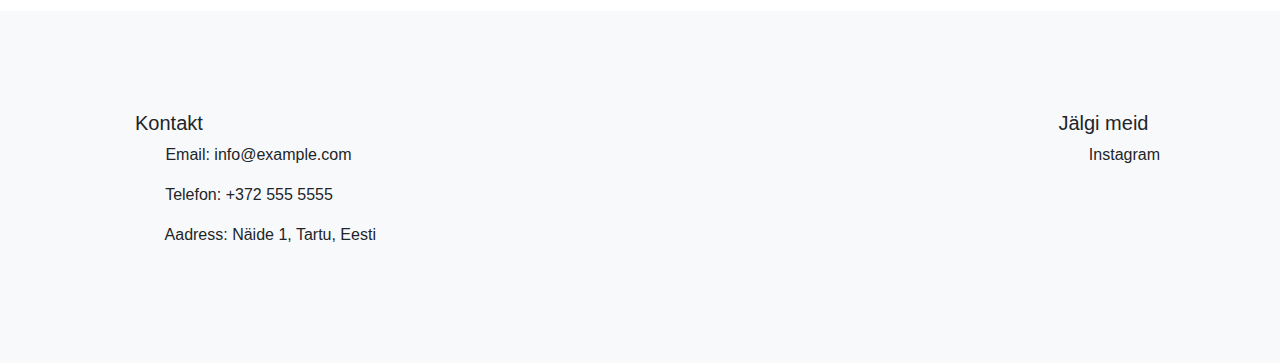
<file: 2_Veebiraamistik_Bootstrap/meist.html>
<!doctype html>
<html lang="ee">
<head>
  <meta charset="utf-8">
  <meta http-equiv="X-UA-Compatible" content="IE=edge">
  <meta name="viewport" content="width=device-width, initial-scale=1, shrink-to-fit=no">
  <meta name="description" content="">
  <meta name="author" content="">
  <title>Meist</title>
  <!-- Bootstrap CSS -->
  <link rel="stylesheet" href="https://stackpath.bootstrapcdn.com/bootstrap/4.3.1/css/bootstrap.min.css" integrity="sha384-ggOyR0iXCbMQv3Xipma34MD+dH/1fQ784/j6cY/iJTQUOhcWr7x9JvoRxT2MZw1T" crossorigin="anonymous">
  <!-- minu CSS -->
  <link rel="stylesheet" href="custom.css">
</head>
<body>
<!-- päis --->
<header class="py-2">
  <div class="container-fluid">
    <div class="row">
      <div class="col-lg-12 my-3 text-center"><a href="index.html"><img src="logo2.png" width="50%"></a></div>
    </div>
  </div>
</header>
<!-- navigatsioon -->
<nav class="navbar navbar-expand-lg navbar-light bg-white shadow">
  <button class="navbar-toggler" type="button" data-toggle="collapse" data-target="#navbarNavDropdown" aria-controls="navbarNavDropdown" aria-expanded="false" aria-label="Toggle navigation">
    <span class="navbar-toggler-icon"></span>
  </button>
  <div class="collapse navbar-collapse" id="navbarNavDropdown">
    <ul class="navbar-nav mr-auto">
      <li class="nav-item"><a class="nav-link" href="#">Uued tooted</a></li>
      <li class="nav-item dropdown">
        <a class="nav-link" href="#" id="navbarDropdownMenuLink" data-toggle="dropdown" aria-haspopup="true" aria-expanded="false">Vannitooted</a>
        <div class="dropdown-menu" aria-labelledby="navbarDropdownMenuLink">
          <a class="dropdown-item" href="#">Vannisoolad</a>
          <a class="dropdown-item" href="#">Vannipiimad</a>
          <a class="dropdown-item" href="#">Vannipommid</a>
          <a class="dropdown-item" href="list.html">Seebid ja du&scaron;igeelid</a>
        </div>
      </li>
      <li class="nav-item dropdown">
        <a class="nav-link" href="#" id="navbarDropdownMenuLink" data-toggle="dropdown" aria-haspopup="true" aria-expanded="false">Kehahooldus</a>
        <div class="dropdown-menu" aria-labelledby="navbarDropdownMenuLink">
          <a class="dropdown-item" href="#">Kehakreemid</a>
          <a class="dropdown-item" href="#">Keha&otilde;lid</a>
          <a class="dropdown-item" href="#">Kehakoorijad</a>
          <a class="dropdown-item" href="#">Deodorandid</a>
          <a class="dropdown-item" href="#">K&auml;te ja jalgade hooldus</a>
        </div>
      </li>
      <li class="nav-item dropdown">
        <a class="nav-link" href="#" id="navbarDropdownMenuLink" data-toggle="dropdown" aria-haspopup="true" aria-expanded="false">N&auml;ohooldus</a>
        <div class="dropdown-menu" aria-labelledby="navbarDropdownMenuLink">
          <a class="dropdown-item" href="#">Puhastus ja toniseerimine</a>
          <a class="dropdown-item" href="#">Niisutus ja toitmine</a>
          <a class="dropdown-item" href="#">Koorijad ja maskid</a>
        </div>
      </li>
      <li class="nav-item"><a class="nav-link" href="meist.html">Meist</a></li>
    </ul>
    <!-- search -->
    <form class="form-inline my-2 my-lg-0">
      <input class="form-control mr-sm-2" type="search" placeholder="Otsi" aria-label="Search">
      <button class="btn btn-outline-white my-2 my-sm-0" type="submit"><svg class="lnr lnr-magnifier"><use xlink:href="#lnr-magnifier"></use></svg></button>
    </form>
  </div>
  <!-- cart -->
  <button class="btn btn-dark my-2 my-sm-0" type="submit"><svg class="lnr lnr-cart"><use xlink:href="#lnr-cart"></use></svg></button>
</nav>
<!-- breadcrumb -->
<section>
  <nav aria-label="breadcrumb">
    <ol class="breadcrumb bg-white my-2 ml-2">
      <li class="breadcrumb-item"><a href="index.html">Avaleht</a></li>
      <li class="breadcrumb-item active" aria-current="page">Meist</li>
    </ol>
  </nav>
</section>

<!-- pealkiri ja tekst -->
<section class="bg-light py-5">
  <div class="container my-5">
    <div class="row">
      <div class="col-md-6">
        <h1>Meist</h1>
        <p>Meie ettevõte pakub kvaliteetseid loodustooteid, mis on valmistatud kohalikest toorainetest.
          Meie missiooniks on pakkuda inimestele tervislikke ja jätkusuutlikke tooteid,
          mis rikastavad nende igapäevaelu.</p>
        <ul>
          <li>Missioon: Jätkusuutlik ja kvaliteetne toodang</li>
          <li>Visioon: Saada turuliidriks kvaliteedi poolt</li>
          <li>Meie tiim: Spetsialistid on oma ala parimad</li>
        </ul>
        <!-- Meie imeline tiim sektsioon lisatud siia -->
        <h2 class="mt-2">Meie imeline tiim</h2>
        <img src="tiim.png" alt="Pilt 1" class="img-fluid">
      </div>
      <div class="col-md-6">
        <h3>Tunnistused</h3>
        <blockquote class="blockquote">
          <p class="mb-0">2023 parim loodustoodete ettevõtte auhind!</p>
          <img src="tunnistus.png" alt="2023 parim loodustoodete ettevõtte auhind" class="img-fluid my-2 w-50">
        </blockquote>
        <blockquote class="blockquote">
          <p class="mb-0">Kõige esinduslikum ettevõtte tiitel 2022!</p>
          <img src="tunnistus.png" alt="Kõige esinduslikum ettevõtte tiitel 2022" class="img-fluid my-2 w-50">
        </blockquote>
      </div>
    </div>
  </div>
</section>


<!-- jalus -->
<footer class="bg-light">
  <div class="container-fluid">
    <div class="row">
      <!-- Kontaktandmed -->
      <div class="col-lg-6">
        <h5 class="contact-info">Kontakt</h5>
        <p class="contact-info"><svg class="lnr lnr-envelope"><use xlink:href="#lnr-envelope"></use></svg> Email: info@example.com</p>
        <p class="contact-info"><svg class="lnr lnr-phone-handset"><use xlink:href="#lnr-phone-handset"></use></svg> Telefon: +372 555 5555</p>
        <p class="contact-info"><svg class="lnr lnr-map-marker"><use xlink:href="#lnr-map-marker"></use></svg> Aadress: Näide 1, Tartu, Eesti</p>
      </div>
      <!-- Sotsiaalvõrgustikud -->
      <div class="col-lg-6 text-right social-wrapper">
        <div class="text-left">
          <h5 class="social-info">Jälgi meid</h5>
          <p class="social-info"><svg class="lnr lnr-camera"><use xlink:href="#lnr-camera"></use></svg> Instagram</p>
        </div>
      </div>
    </div>
  </div>
</footer>

<!-- jQuery, Popper.js, Bootstrap JS -->
<script src="https://code.jquery.com/jquery-3.3.1.slim.min.js" integrity="sha384-q8i/X+965DzO0rT7abK41JStQIAqVgRVzpbzo5smXKp4YfRvH+8abtTE1Pi6jizo" crossorigin="anonymous"></script>
<script src="https://cdnjs.cloudflare.com/ajax/libs/popper.js/1.14.7/umd/popper.min.js" integrity="sha384-UO2eT0CpHqdSJQ6hJty5KVphtPhzWj9WO1clHTMGa3JDZwrnQq4sF86dIHNDz0W1" crossorigin="anonymous"></script>
<script src="https://stackpath.bootstrapcdn.com/bootstrap/4.3.1/js/bootstrap.min.js" integrity="sha384-JjSmVgyd0p3pXB1rRibZUAYoIIy6OrQ6VrjIEaFf/nJGzIxFDsf4x0xIM+B07jRM" crossorigin="anonymous"></script>
<script src="https://cdn.linearicons.com/free/1.0.0/svgembedder.min.js"></script>

</body>
</html>
</file>
<file: style.css>
.sisukord ul {
    list-style-type: none;
    padding: 0;
}

.sisukord ul li {
    margin: 10px 0;
}

.sisukord ul li a {
    text-decoration: none;
    color: #000;
}

.sisukord ul li a img {
    margin-right: 10px;
    vertical-align: middle;
}
</file>
<file: 2_Veebiraamistik_Bootstrap/custom.css>
.lnr {
    display: inline-block;
    fill: currentColor;
    width: 1em;
    height: 1em;
    vertical-align: -0.05em;
    stroke-width: 2;
}

.lnr-cart {
    width: 1.5em;
    height: 1.5em;
}

.lnr-magnifier {
    color: #000000;   
}

.navbar-nav li {
    margin-right: 1.8em;
}

section {
    margin-top: 40px;
}

.h {
    text-align: center;
}

.card-body {
    align-content: center;
}

footer {
    margin-top: 60px;
    padding: 5em;
}

/* Jumbotron Custom Styles */
.custom-jumbotron {
    background-color: #f8f9fa;
    padding: 5rem 0;
}
.custom-jumbotron h1 {
    font-size: 3rem;
}
.custom-jumbotron p {
    font-size: 1.2rem;
}

/* Üldine jaluse kujundus */
.bg-light {
    background-color: #f8f9fa;
}

.container-fluid {
    padding: 20px;
}

.row {
    margin: 0;
    padding: 0;
}

.col-lg-6 {
    flex: 0 0 50%;
    max-width: 50%;
}

.contact-info, .social-info {
    text-align: left;
}

.contact-info {
    margin-left: 20px;
}

.social-wrapper {
    text-align: right;
    padding-right: 20px;
}

.text-left {
    display: inline-block;
    text-align: left;
}

.social-info h5, .social-info p {
    display: inline;
    margin-left: 20px;
}

.lnr {
    margin-right: 10px;
}
</file>
<file: 6_JS_osa2/style.css>
@import url('https://fonts.googleapis.com/css2?family=PT+Sans:wght@400;700&family=PT+Serif:ital,wght@0,400;0,700;1,400&display=swap');

/*
font-family: 'PT Sans', sans-serif;
font-family: 'PT Serif', serif;
*/

section, div {
    padding: 15px;
}

hr {
    padding-top: 20px;
}

h3 {
    font-family: 'PT Serif', serif;
    font-size: 18px;
    margin: 2px;
}

.box {
    padding: 5px;
    margin-left: 20px;
}

p, label, form {
    font-family: 'PT Serif', serif;
    font-size: 14px;
    margin: 2px;
}

#form {
    font-family: 'PT Serif', serif;
    font-size: 14px;
    display: flex;
    justify-content: center;
    align-items: center;
}

#input-field label {
  display: inline-block;
  width: 115px;
  text-align: right;
}

#dropdown {
    margin-left: 30px;
    padding: 5px;
}

.hind {
    float: right;
}

#calc {
    margin-left: 25px;
}

#clock {
    margin-top: 15px;
    margin-bottom: 20px;
    display: flex;
    justify-content: center;
    align-items: center;
    font-size: 50px;
    font-family: 'PT Serif', serif;
    letter-spacing: 3px;
}

input[type=submit] {
    background-color: #008000;
    color: #FFF;
    border-radius: 15px;
    border: none;
    font-family: 'PT Serif', serif;
    font-size: 24px;
    font-weight: 600;
    padding: 16px 32px;
    text-decoration: none;
    margin: 4px 2px;
    cursor: pointer;
}

#map {
    position: relative;
    width: 60%;
    height: 300px;
    margin: auto;
}

/* siin on minu looming */
.radio-box {
    padding: 5px;
    margin-left: 20px;
}

#radio-buttons p {
    margin-top: 10px;
    font-family: 'PT Serif', serif;
    font-size: 14px;
}
</file>
<file: turundus_veebileht/styles/style.css>
/* Global Styles */
body {
    margin: 0;
    padding: 0;
    background-color: #F3F1F6;
    font-family: Arial, Helvetica, sans-serif;
}

h2 {
    color: #333;
    font-size: 30px;
    margin-bottom: 15px;
}

p {
    font-size: 1.2em;
    line-height: 1.7;
    color: #777;
}

a {
    text-decoration: none;
    color: inherit;
}

/* Header Styles */
.header, .header-index {
    background-color: #2D1D43;
    padding: 0 30px;
}

.header {
    height: 260px;
}

.header-index {
    height: 500px;
}

nav {
    display: flex;
    justify-content: space-between;
    align-items: center;
    width: 100%;
    z-index: 2;
    position: relative;
}

.logo {
    padding: 14px;
    margin-right: auto;
    height: 100px;
}

nav ul {
    display: flex;
    list-style: none;
    flex-direction: row;
}

nav ul li {
    padding-right: 40px;
}

nav ul li a {
    color: white;
    font-size: 1.6rem;
    white-space: nowrap;
    text-decoration: none;
}

.hamburger {
    display: none;
    flex-direction: column;
    cursor: pointer;
}

.hamburger div {
    width: 25px;
    height: 3px;
    background-color: white;
    margin: 2px;
}

@media screen and (max-width: 800px) {
    nav ul {
        display: none;
        flex-direction: column;
        width: 100%;
        text-align: center;
        position: absolute;
        top: 100px;
        left: 0;
        background-color: #2D1D43;
        z-index: 3;
    }

    nav ul li {
        padding-right: 0;
        margin: 42px 0; /* Suurendasime ridade vahelist vahe */
    }

    nav ul li a {
        font-size: 1.4rem; /* Muutsime teksti natuke väiksemaks */
    }

    .hamburger {
        display: flex;
    }
}


@media (max-width: 600px) {
    .desktop-menu {
        display: none;
    }
}

/* Button styles */
.votke, #teenused, #pilte, #kontakt {
    background-color: #8E43F0;
    color: white;
    border-radius: 10px;
    font-size: 20px;
    padding: 15px 20px;
    border: none;
    cursor: pointer;
    transition: 0.3s;
}

.votke:hover, #teenused:hover, #pilte:hover, #kontakt:hover {
    background-color: #a154f3;
    transform: scale(1.05);
}

.votke {
    margin-top: 100px;
}

/* Index Styles */
.title-main {
    padding-left: 50px;
    font-size: 2.1rem;
    color: white;
    font-weight: 550;
}

.container-left {
    display: flex;
    flex-direction: column;
    align-items: flex-start;
    z-index: 1;
}

.box1, .box2 {
    display: flex;
    flex-direction: column;
    align-items: flex-start;
}

.box2 {
    margin-top: 10%;
}

#teenused {
    margin-left: 50px;
    margin-top: 40px;
    margin-bottom: 10px;
}



/** landing page **/
/** sissejuhatus **/
.sissejuh-wrapper {
    display: flex;
    justify-content: space-between;
    align-items: center;
    padding: 50px 0;
    gap: 30px;
    width: 80%;
    margin: 0 auto;
}

.sissejuh-text {
    flex: 1;
    padding: 40px;
    border-radius: 10px;
}

.sissejuh-text h3 {
    font-size: 2.2em;
    margin-bottom: 30px;
    color: #333;
    font-weight: 600;
}

.sissejuh-text p {
    font-size: 1.2em;
    line-height: 1.7;
    color: #777;
}

.sissejuh-img {
    flex: 1;
    border-radius: 10px;
    position: relative;
}

.sissejuh-img img {
    max-width: 450px;
    width: 80%;
    position: relative;
    z-index: 2;
    top: 10%;
    left: 10%;
    border-radius: 10px;
}

@media (max-width: 700px) {
    .sissejuh-img {
        display: none;
    }
    .sissejuh-text {
        flex-basis: 100%;
        padding: 20px;
    }
}




/* Meist style*/
.container {
    display: flex;
    justify-content: center;
    padding: 50px;
}
.box {
    width: 200px;
    padding: 10px;
    margin: 20px;
    background-color: #C8C3D2;
    color: #47525E;
    text-align: center;
    border-radius: 10px;
}

.bottom-box {
    background-color: #C8C3D2;
}

a {
    text-decoration: none;
}

@media screen and (max-width: 600px) {
    .container {
        flex-direction: column;
    }
    .box {
        width: 90%;
        height: auto;
    }
    .header-index {
        height: fit-content;
    }
    .title-main {
        font-size: 25px;
        padding-left: 0;
    }
    .container-left {
        align-items: center;
        margin: 0;
    }
    #teenused {
        margin-left: 0;
    }
}

#tutvuge {
    background-color: #8E43F0;
    color: white;
    margin-top: 15%;
    padding: 15px 20px;
    border-radius: 10px;
}

.container-meeskond {
    display: flex;
    flex-wrap: wrap;
    justify-content: center;

}
.box-meeskond {
    display: flex;
    align-items: flex-start;
    padding: 10px;
    max-width: 400px;
    border-radius: 10px;
    margin: 20px;
    text-align: center;
    font-size: 18px;
    color: #47525E;
}
.row {
    display: flex;
    justify-content: center;
    flex-wrap: wrap;
}
.image {
    padding: 10px;
    width: 50%;
}

img {
    max-width: 100%;
    height: auto;
}

.content {
    flex: 1;
    text-align: left;
}




/* Teenus */
.teenus-wrapper {
    display: flex;
    flex-direction: column;
    align-items: center;
    margin: 50px 0;
    width: 100%;
    background-color: #c8c3d2;
    margin-left: auto;
    margin-right: auto;
    padding: 20px;
    box-shadow: 0px 3px 15px rgba(0, 0, 0, 0.1);
}

.teenus-text {
    text-align: center;
    margin-bottom: 30px;
}

.teenus-text h2 {
    color: #333;
    font-size: 30px;
    margin-bottom: 15px;
}

.teenus-text p {
    color: #666;
    font-size: 19px;
    max-width: 650px;
    margin: 0 auto;
}

.teenus-inner-wrapper {
    display: grid;
    grid-template-columns: repeat(3, 1fr);
    gap: 20px;
    max-width: 800px;
    margin: 0 auto;
}

.teenus-inner-wrapper div {
    background: #f7f7f7;
    padding: 20px;
    box-shadow: 0px 3px 10px rgba(0, 0, 0, 0.1);
    border-radius: 10px;
    transition: transform 0.3s ease;
}

.teenus-inner-wrapper div:hover {
    transform: translateY(-5px);
}

.teenus-inner-wrapper h4 {
    color: #444;
    font-size: 20px;
    margin-bottom: 10px;
}

.teenus-inner-wrapper p {
    color: #666;
    font-size: 16px;
}

@media (min-width: 401px) and (max-width: 700px) {
    .teenus-inner-wrapper {
        grid-template-columns: 1fr 1fr;
    }
}
@media (max-width: 400px) {
    .teenus-inner-wrapper {
        grid-template-columns: 1fr;
    }
}



/* portfell */
.portfell-wrapper {
    text-align: center;
    margin: 0 auto;
}

.portfell-text h2, .portfell-text p {
    margin: 0 0 20px 0;
}

.portfell-imgs, .portfell-imgs-extra {
    display: flex;
    flex-wrap: wrap;
    justify-content: center;
}

.portfell-imgs img, .portfell-imgs-extra img {
    margin: 10px;
    max-width: 150px;
    transition: 0.3s;
}

.portfell-imgs img:hover, .portfell-imgs-extra img:hover {
    transform: scale(1.1);
}

#pilte {
    margin: 20px;
    padding: 10px 20px;
    border: none;
    background-color: #8E43F0;
    color: #fff;
    cursor: pointer;
    transition: 0.3s;
}



/* Footer*/
footer {
    display: flex;
    justify-content: space-between;
    align-items: center;
    background-color: #2D1D43;
    color: white;
    padding: 20px 10px;
}

/* Kolm sektsiooni, mis on üksteise kõrval ja võrdse laiusega */
.footer-logo, .footer-links, .footer-contact {
    flex: 1;
    display: flex;
    flex-direction: column;
    justify-content: center;
    align-items: center;
    padding: 0 20px;
}

/* Pealkirjade stiilid */
.footer-links h2, .footer-contact h3 {
    font-size: 24px;
    font-weight: bold;
    margin-bottom: 3px;
    align-items: center;
    color: white;
}

.footer-logo .footerlogo {
    height: 64px;
    margin-left: 34px;
}

/* Sotsiaalmeedia logode stiilid */
.footer-img-wrapper {
    display: flex;
    justify-content: center;
    flex-wrap: wrap;
}

.footer-img-wrapper img {
    width: 32px;
    height: 32px;
    margin: 5px;
}

.footer-links ul, .footer-contact ul {
    list-style: none;
    padding: 0;
    margin: 0;
}

.footer-links ul li, .footer-contact ul li {
    margin-top: 10px;
}

/* Tavatekstid suuremaks */
.footer-links ul li a, .footer-contact ul li {
    font-size: 18px;
}

/* Footeri meediapäring <= 450px*/
@media (max-width: 450px) {
    .footer-logo, .footer-links, .footer-contact {
        flex-direction: column;
        align-items: center;
        width: 100%;
        padding: 10px 0;
    }

    footer {
        flex-direction: column;
        align-items: center;
    }
}
</file>
